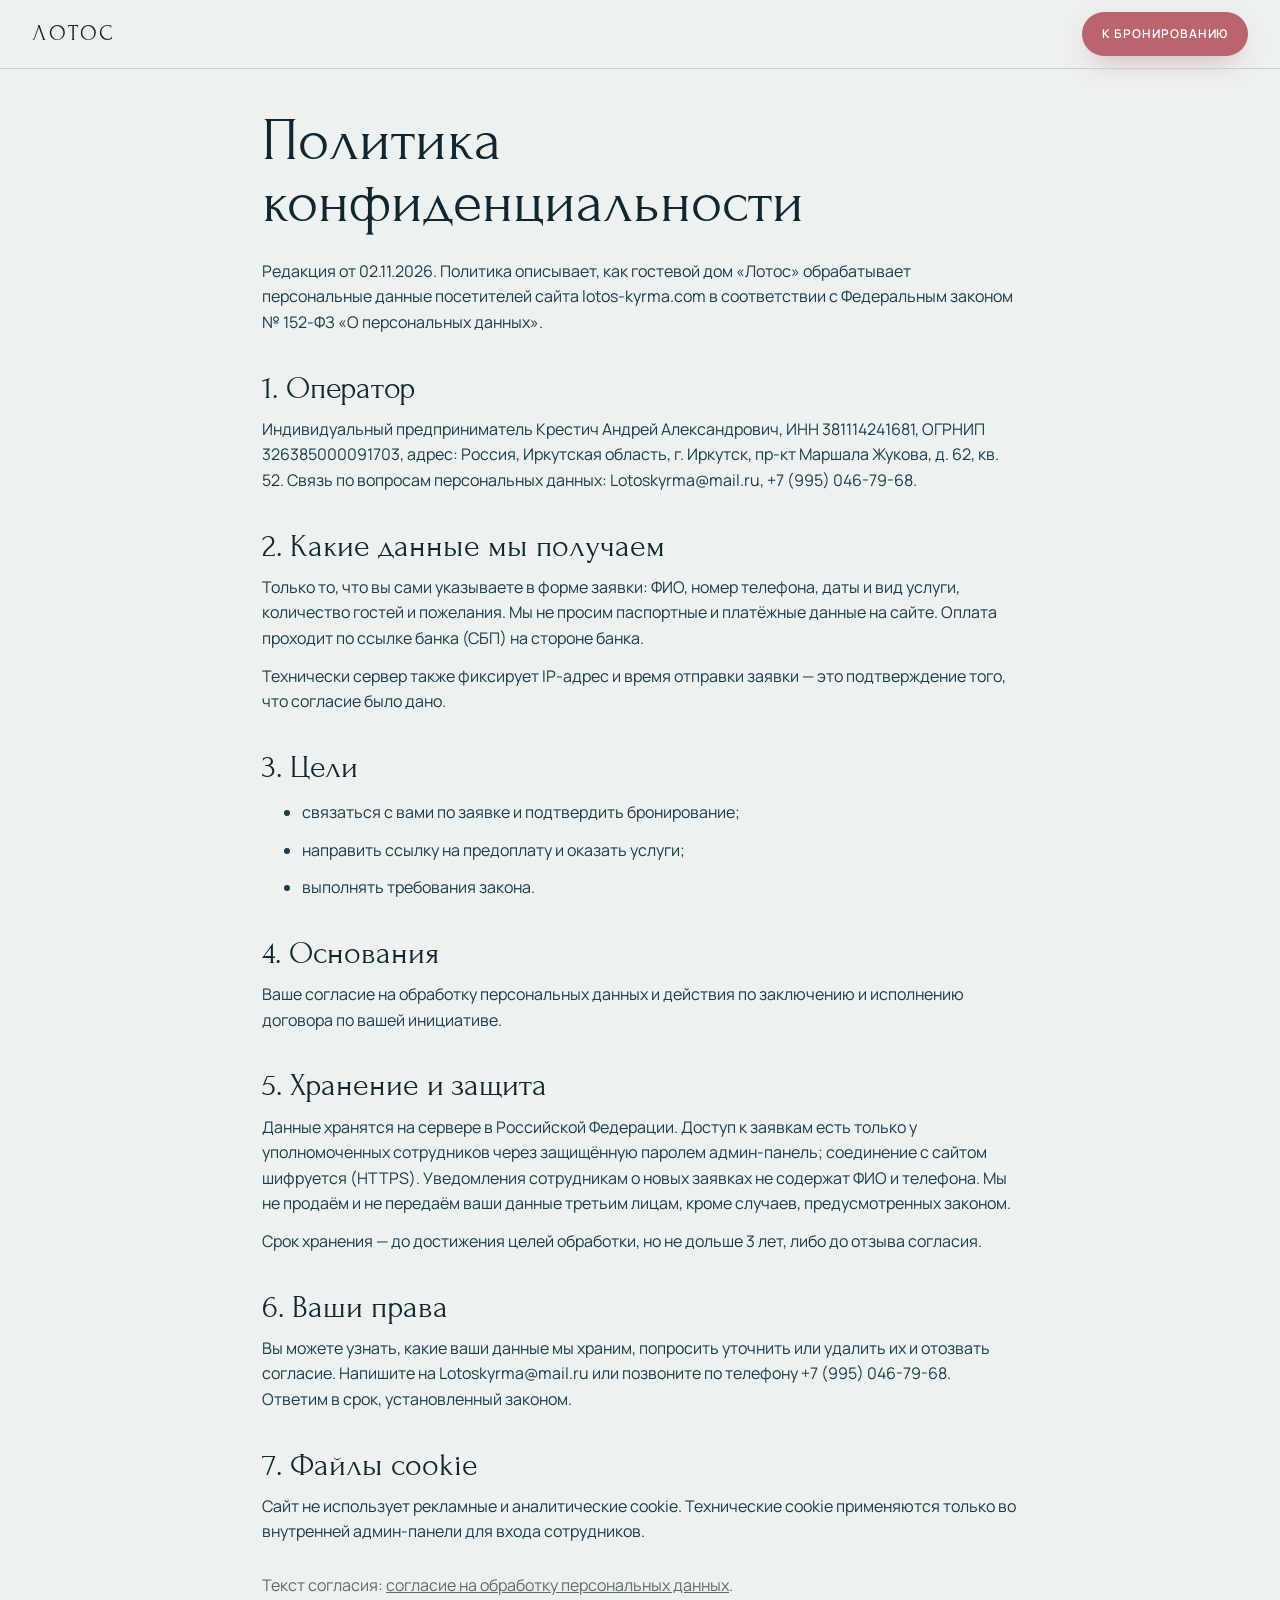
<file: privacy.html>
<!doctype html>
<html lang="ru">
<head>
<meta charset="utf-8">
<meta name="viewport" content="width=device-width,initial-scale=1,viewport-fit=cover">
<title>Политика конфиденциальности — Лотос</title>
<link rel="icon" href="img/favicon.svg" type="image/svg+xml">
<link rel="stylesheet" href="https://fonts.googleapis.com/css2?family=Forum&family=Manrope:wght@400;500;600;700&display=swap">
<link rel="stylesheet" href="css/style.css?v=856a8ad0">
</head>
<body>
<div class="doc__top"><div class="wrap"><a href="index.html" style="text-decoration:none;font-family:var(--f-display);font-size:22px;letter-spacing:.14em">ЛОТОС</a><a class="btn btn--sm" href="index.html#booking">К бронированию</a></div></div>
<main class="doc">
  <h1>Политика конфиденциальности</h1>
  <p>Редакция от 02.11.2026. Политика описывает, как гостевой дом «Лотос» обрабатывает персональные данные посетителей сайта lotos-kyrma.com в соответствии с Федеральным законом № 152-ФЗ «О персональных данных».</p>

  <h2>1. Оператор</h2>
  <p>Индивидуальный предприниматель Крестич Андрей Александрович, ИНН 381114241681, ОГРНИП 326385000091703, адрес: Россия, Иркутская область, г. Иркутск, пр-кт Маршала Жукова, д. 62, кв. 52. Связь по вопросам персональных данных: Lotoskyrma@mail.ru, +7 (995) 046-79-68.</p>

  <h2>2. Какие данные мы получаем</h2>
  <p>Только то, что вы сами указываете в форме заявки: ФИО, номер телефона, даты и вид услуги, количество гостей и пожелания. Мы не просим паспортные и платёжные данные на сайте. Оплата проходит по ссылке банка (СБП) на стороне банка.</p>
  <p>Технически сервер также фиксирует IP-адрес и время отправки заявки — это подтверждение того, что согласие было дано.</p>

  <h2>3. Цели</h2>
  <ul>
    <li>связаться с вами по заявке и подтвердить бронирование;</li>
    <li>направить ссылку на предоплату и оказать услуги;</li>
    <li>выполнять требования закона.</li>
  </ul>

  <h2>4. Основания</h2>
  <p>Ваше согласие на обработку персональных данных и действия по заключению и исполнению договора по вашей инициативе.</p>

  <h2>5. Хранение и защита</h2>
  <p>Данные хранятся на сервере в Российской Федерации. Доступ к заявкам есть только у уполномоченных сотрудников через защищённую паролем админ-панель; соединение с сайтом шифруется (HTTPS). Уведомления сотрудникам о новых заявках не содержат ФИО и телефона. Мы не продаём и не передаём ваши данные третьим лицам, кроме случаев, предусмотренных законом.</p>
  <p>Срок хранения — до достижения целей обработки, но не дольше 3 лет, либо до отзыва согласия.</p>

  <h2>6. Ваши права</h2>
  <p>Вы можете узнать, какие ваши данные мы храним, попросить уточнить или удалить их и отозвать согласие. Напишите на Lotoskyrma@mail.ru или позвоните по телефону +7 (995) 046-79-68. Ответим в срок, установленный законом.</p>

  <h2>7. Файлы cookie</h2>
  <p>Сайт не использует рекламные и аналитические cookie. Технические cookie применяются только во внутренней админ-панели для входа сотрудников.</p>

  <p style="margin-top:28px;color:var(--muted)">Текст согласия: <a href="soglasie.html">согласие на обработку персональных данных</a>.</p>
</main>
</body>
</html>
</file>
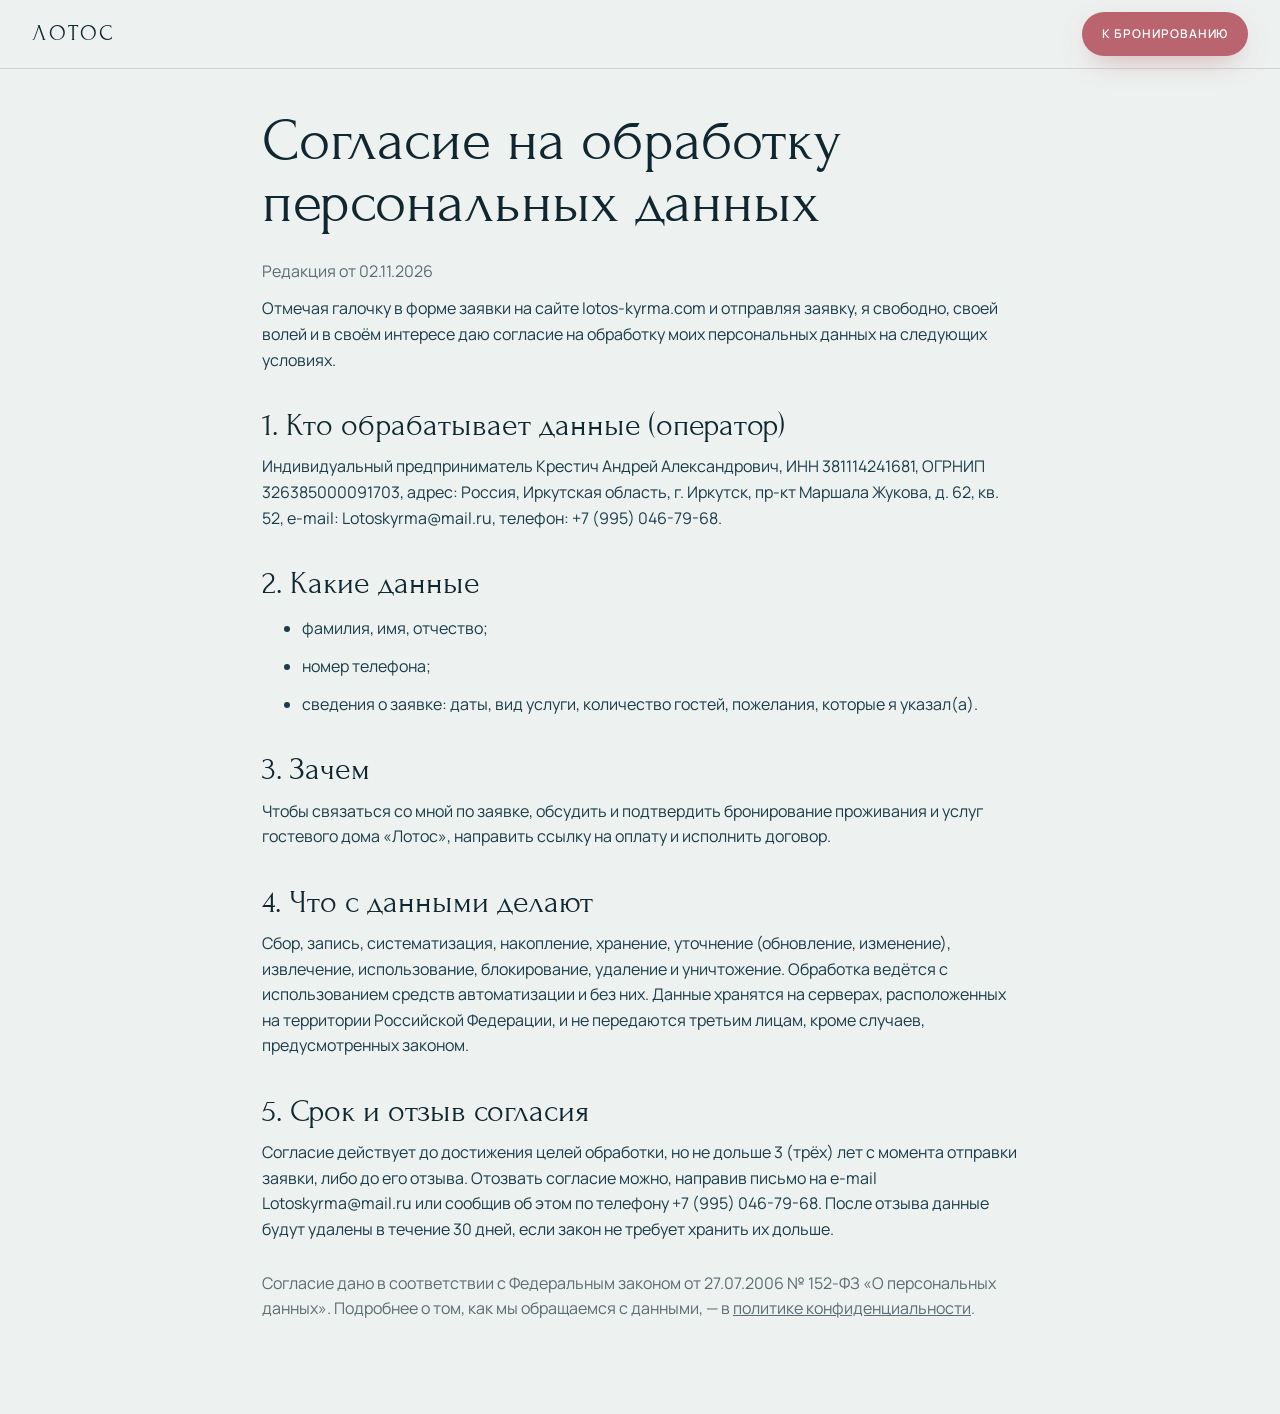
<file: soglasie.html>
<!doctype html>
<html lang="ru">
<head>
<meta charset="utf-8">
<meta name="viewport" content="width=device-width,initial-scale=1,viewport-fit=cover">
<title>Согласие на обработку персональных данных — Лотос</title>
<link rel="icon" href="img/favicon.svg" type="image/svg+xml">
<link rel="stylesheet" href="https://fonts.googleapis.com/css2?family=Forum&family=Manrope:wght@400;500;600;700&display=swap">
<link rel="stylesheet" href="css/style.css?v=856a8ad0">
</head>
<body>
<div class="doc__top"><div class="wrap"><a href="index.html" style="text-decoration:none;font-family:var(--f-display);font-size:22px;letter-spacing:.14em">ЛОТОС</a><a class="btn btn--sm" href="index.html#booking">К бронированию</a></div></div>
<main class="doc">
  <h1>Согласие на обработку персональных данных</h1>
  <p style="color:var(--muted)">Редакция от 02.11.2026</p>
  <p>Отмечая галочку в форме заявки на сайте lotos-kyrma.com и отправляя заявку, я свободно, своей волей и в своём интересе даю согласие на обработку моих персональных данных на следующих условиях.</p>

  <h2>1. Кто обрабатывает данные (оператор)</h2>
  <p>Индивидуальный предприниматель Крестич Андрей Александрович, ИНН 381114241681, ОГРНИП 326385000091703, адрес: Россия, Иркутская область, г. Иркутск, пр-кт Маршала Жукова, д. 62, кв. 52, e-mail: Lotoskyrma@mail.ru, телефон: +7 (995) 046-79-68.</p>

  <h2>2. Какие данные</h2>
  <ul>
    <li>фамилия, имя, отчество;</li>
    <li>номер телефона;</li>
    <li>сведения о заявке: даты, вид услуги, количество гостей, пожелания, которые я указал(а).</li>
  </ul>

  <h2>3. Зачем</h2>
  <p>Чтобы связаться со мной по заявке, обсудить и подтвердить бронирование проживания и услуг гостевого дома «Лотос», направить ссылку на оплату и исполнить договор.</p>

  <h2>4. Что с данными делают</h2>
  <p>Сбор, запись, систематизация, накопление, хранение, уточнение (обновление, изменение), извлечение, использование, блокирование, удаление и уничтожение. Обработка ведётся с использованием средств автоматизации и без них. Данные хранятся на серверах, расположенных на территории Российской Федерации, и не передаются третьим лицам, кроме случаев, предусмотренных законом.</p>

  <h2>5. Срок и отзыв согласия</h2>
  <p>Согласие действует до достижения целей обработки, но не дольше 3 (трёх) лет с момента отправки заявки, либо до его отзыва. Отозвать согласие можно, направив письмо на e-mail Lotoskyrma@mail.ru или сообщив об этом по телефону +7 (995) 046-79-68. После отзыва данные будут удалены в течение 30 дней, если закон не требует хранить их дольше.</p>

  <p style="margin-top:28px;color:var(--muted)">Согласие дано в соответствии с Федеральным законом от 27.07.2006 № 152-ФЗ «О персональных данных». Подробнее о том, как мы обращаемся с данными, — в <a href="privacy.html">политике конфиденциальности</a>.</p>
</main>
</body>
</html>
</file>
<file: css/style.css>
/* =========================================================
   Гостевой дом «Лотос», д. Курма — стили сайта
   Сетка: фото-полосы во всю ширину чередуются со спокойными
   текстовыми секциями; номера, туры и места — горизонтальные ленты
   ========================================================= */
:root{
  --bg:#EDF1F0;          /* холодная бумага, оттенок байкальского льда */
  --bg-2:#E1E8E7;
  --card:#F6F8F7;
  --ink:#10272F;         /* глубокая байкальская вода */
  --ink-2:#1B3C48;
  --ink-3:#24505F;
  --muted:#5B6D72;
  --stone:#A3968A;       /* курминская галька */
  --lotus:#B9646E;       /* лотос — единственный тёплый акцент */
  --lotus-2:#A4545E;
  --lotus-soft:rgba(185,100,110,.14);
  --ice:#CFE3E8;
  --line:rgba(16,39,47,.14);
  --on-dark:#EEF3F2;
  --on-dark-muted:rgba(238,243,242,.72);
  --line-dark:rgba(238,243,242,.16);
  --ok:#3E8A6B; --warn:#C08A2E; --err:#B5484F;
  --f-display:"Forum","Cormorant Garamond",Georgia,"Times New Roman",serif;
  --f-body:"Manrope",system-ui,-apple-system,"Segoe UI",Roboto,Arial,sans-serif;
  --gutter-l:max(16px, env(safe-area-inset-left, 0px));
  --gutter-r:max(16px, env(safe-area-inset-right, 0px));
  --max:1320px;
  --ease:cubic-bezier(.2,.7,.1,1);
  --ease-io:cubic-bezier(.7,0,.2,1);
  color-scheme:light;
}
@media (min-width:720px){:root{--gutter-l:max(32px, env(safe-area-inset-left, 0px));--gutter-r:max(32px, env(safe-area-inset-right, 0px))}}

*,*::before,*::after{box-sizing:border-box}
[hidden]{display:none!important}
html{scroll-behavior:smooth;-webkit-text-size-adjust:100%}
body{margin:0;background:var(--bg);color:var(--ink);font-family:var(--f-body);font-size:16px;line-height:1.6;-webkit-font-smoothing:antialiased;overflow-x:hidden}
body::before{content:"";position:fixed;inset:0 0 auto;height:env(safe-area-inset-top,0px);z-index:60;background:var(--ink)}
img,video{max-width:100%;display:block}
a{color:inherit}
button{font:inherit;color:inherit;cursor:pointer;-webkit-tap-highlight-color:transparent}
:focus-visible{outline:2px solid var(--lotus);outline-offset:3px}
::selection{background:var(--lotus);color:#fff}
h1,h2,h3{font-family:var(--f-display);font-weight:400;line-height:1.04;margin:0;text-wrap:balance}
p{margin:0}
.wrap{max-width:var(--max);margin:0 auto;padding-left:var(--gutter-l);padding-right:var(--gutter-r)}
.eyebrow{display:inline-flex;align-items:center;gap:10px;font-size:12px;letter-spacing:.18em;text-transform:uppercase;font-weight:600;color:var(--muted)}
.eyebrow::before{content:"";width:22px;height:1px;background:currentColor;opacity:.6}
.lead{font-size:clamp(16px,1.4vw,19px);max-width:62ch;color:var(--ink-2)}
.nowrap{white-space:nowrap}

/* ---------- Прелоадер ---------- */
.preloader{position:fixed;inset:0;z-index:100;background:var(--ink);color:var(--on-dark);display:grid;place-items:center;animation:preOut .9s var(--ease-io) 1.7s forwards}
.preloader__in{display:grid;justify-items:center;gap:18px}
.preloader svg{width:84px;height:84px;color:var(--lotus)}
.preloader svg path{stroke-dasharray:160;stroke-dashoffset:160;animation:draw 1.4s var(--ease) forwards}
.preloader svg path:nth-child(2){animation-delay:.15s}.preloader svg path:nth-child(3){animation-delay:.3s}.preloader svg path:nth-child(4){animation-delay:.45s}
.preloader b{font-family:var(--f-display);font-weight:400;font-size:30px;letter-spacing:.5em;padding-left:.5em;opacity:0;animation:fadeUp .9s var(--ease) .5s forwards}
.preloader small{font-size:11px;letter-spacing:.3em;text-transform:uppercase;color:var(--on-dark-muted);opacity:0;animation:fadeUp .9s var(--ease) .7s forwards}
.preloader.is-done{animation:preOut .9s var(--ease-io) forwards}
.no-preload .preloader{display:none}
@keyframes draw{to{stroke-dashoffset:0}}
@keyframes preOut{to{transform:translateY(-100%);visibility:hidden}}

/* ---------- Полоса прокрутки ---------- */
.progress-top{position:fixed;top:env(safe-area-inset-top,0px);left:0;height:2px;width:100%;z-index:55;background:var(--lotus);transform:scaleX(0);transform-origin:left;pointer-events:none}

/* ---------- Кнопки ---------- */
.btn{position:relative;overflow:hidden;isolation:isolate;display:inline-flex;align-items:center;justify-content:center;gap:12px;border:0;border-radius:999px;padding:16px 28px;min-height:50px;font-weight:600;font-size:14px;letter-spacing:.08em;text-transform:uppercase;text-decoration:none;background:var(--lotus);color:#fff;transition:background .35s,color .35s,box-shadow .35s,transform .35s var(--ease);will-change:transform;box-shadow:0 10px 30px -12px rgba(185,100,110,.7)}
.btn::before{content:"";position:absolute;inset:0;z-index:-1;background:var(--ink);border-radius:inherit;transform:translateY(101%);transition:transform .5s var(--ease)}
.btn::after{content:"";position:absolute;top:0;bottom:0;left:-60%;width:40%;z-index:1;background:linear-gradient(100deg,transparent,rgba(255,255,255,.35),transparent);transform:skewX(-20deg);animation:shine 5s 3s infinite}
.btn svg{width:18px;height:18px;flex:none;transition:transform .4s var(--ease)}
@media (hover:hover){.btn:hover::before{transform:none}.btn:hover svg{transform:translateX(5px)}}
.btn--ghost{background:transparent;color:var(--ink);box-shadow:inset 0 0 0 1px var(--line)}
.btn--ghost::after{display:none}
@media (hover:hover){.btn--ghost:hover{color:var(--on-dark)}}
.btn--light{background:var(--on-dark);color:var(--ink);box-shadow:0 10px 30px -12px rgba(0,0,0,.4)}
.btn--light::before{background:var(--lotus)}
@media (hover:hover){.btn--light:hover{color:#fff}}
.btn--sm{padding:11px 20px;min-height:44px;font-size:12px}
.btn[disabled]{opacity:.45;cursor:not-allowed;box-shadow:none}
.btn[disabled]::after{display:none}
.btn .ripple{position:absolute;border-radius:50%;background:rgba(255,255,255,.45);transform:scale(0);animation:ripple .7s var(--ease) forwards;pointer-events:none;z-index:2}
@keyframes ripple{to{transform:scale(1);opacity:0}}
@keyframes shine{0%{left:-60%}18%,100%{left:130%}}
.link-arrow{display:inline-flex;align-items:center;gap:10px;font-weight:600;font-size:14px;letter-spacing:.06em;text-transform:uppercase;text-decoration:none;border:0;background:none;padding:0 0 4px;min-height:32px;position:relative}
.link-arrow::after{content:"";position:absolute;left:0;right:0;bottom:0;height:1px;background:currentColor;transform-origin:right;transition:transform .5s var(--ease)}
@media (hover:hover){.link-arrow:hover::after{transform:scaleX(0)}.link-arrow:hover svg{transform:translateX(6px)}}
.link-arrow svg{width:18px;height:18px;transition:transform .4s var(--ease)}

/* ---------- Шапка ---------- */
.hdr{position:fixed;top:env(safe-area-inset-top,0px);left:0;right:0;z-index:50;transition:background .4s,color .4s,box-shadow .4s,transform .5s var(--ease);color:var(--on-dark)}
.hdr__in{display:grid;grid-template-columns:1fr auto 1fr;align-items:center;gap:12px;padding-block:18px;transition:padding .4s}
.hdr.is-solid{background:rgba(237,241,240,.9);backdrop-filter:blur(14px);-webkit-backdrop-filter:blur(14px);color:var(--ink);box-shadow:0 1px 0 var(--line)}
.hdr.is-solid .hdr__in{padding-block:10px}
.hdr.is-hidden{transform:translateY(-110%)}
.burger{display:inline-flex;align-items:center;gap:14px;background:none;border:0;padding:10px 0;min-height:44px;font-size:13px;font-weight:600;letter-spacing:.16em;text-transform:uppercase;justify-self:start}
.burger i{display:grid;gap:6px;width:28px}
.burger i::before,.burger i::after{content:"";height:1.5px;background:currentColor;transition:width .4s var(--ease)}
.burger i::after{width:18px}
@media (hover:hover){.burger:hover i::after{width:28px}}
.logo{display:flex;align-items:center;gap:12px;text-decoration:none;justify-self:center}
.logo svg{width:34px;height:34px;flex:none;transition:transform .8s var(--ease)}
@media (hover:hover){.logo:hover svg{transform:rotate(360deg)}}
.logo b{display:block;font-family:var(--f-display);font-weight:400;font-size:26px;letter-spacing:.14em;line-height:1}
.logo small{display:block;font-size:10px;letter-spacing:.24em;text-transform:uppercase;opacity:.75;margin-top:4px}
.hdr__right{justify-self:end;display:flex;align-items:center;gap:22px}
.hdr__phone{font-weight:600;font-size:14px;text-decoration:none;letter-spacing:.02em;white-space:nowrap}
@media (max-width:1060px){.hdr__phone{display:none}}
@media (max-width:720px){
  .burger span,.hdr__right .btn,.logo small{display:none}
  .hdr__in{grid-template-columns:44px 1fr 44px;padding-block:12px}
  .logo b{font-size:22px}
  .logo svg{width:28px;height:28px}
  .hdr__right{gap:0}
  .hdr__call{display:grid!important}
}
.hdr__call{display:none;place-items:center;width:44px;height:44px;border-radius:50%;color:inherit}
.hdr__call svg{width:20px;height:20px}

/* ---------- Меню ---------- */
.menu{position:fixed;inset:0;z-index:70;background:var(--ink);color:var(--on-dark);display:grid;grid-template-columns:1.2fr 1fr;clip-path:circle(0% at 40px 40px);transition:clip-path .9s var(--ease-io),visibility 0s .9s;visibility:hidden}
.menu.is-open{clip-path:circle(150% at 40px 40px);visibility:visible;transition:clip-path .9s var(--ease-io)}
.menu__nav{padding-top:calc(env(safe-area-inset-top,0px) + 96px);padding-bottom:calc(env(safe-area-inset-bottom,0px) + 32px);padding-left:max(24px,env(safe-area-inset-left,0px),6vw);padding-right:var(--gutter-r);display:flex;flex-direction:column;justify-content:space-between;gap:32px;overflow:auto;overscroll-behavior:contain}
.menu__nav ul{list-style:none;margin:0;padding:0;display:grid;gap:0}
.menu__nav a{font-family:var(--f-display);font-size:clamp(30px,4.6vw,58px);text-decoration:none;line-height:1.2;display:inline-flex;align-items:baseline;gap:16px;padding-block:4px;opacity:0;transform:translateY(40px) rotate(2deg);transform-origin:left;transition:opacity .7s,transform .8s var(--ease),color .3s}
.menu__nav a small{font-family:var(--f-body);font-size:12px;letter-spacing:.14em;color:var(--stone)}
@media (hover:hover){.menu__nav a:hover{color:var(--lotus);transform:translateX(12px)}}
.menu.is-open .menu__nav a{opacity:1;transform:none}
.menu__meta{display:flex;flex-wrap:wrap;gap:20px 48px;font-size:14px;color:var(--on-dark-muted)}
.menu__meta strong{display:block;color:var(--on-dark);font-weight:600;font-size:17px}
.menu__meta a{text-decoration:none}
.menu__pic{position:relative;overflow:hidden}
.menu__pic img{width:100%;height:100%;object-fit:cover;transform:scale(1.2);transition:transform 1.8s var(--ease)}
.menu.is-open .menu__pic img{transform:scale(1)}
.menu__close{position:absolute;top:calc(env(safe-area-inset-top,0px) + 18px);left:max(24px,env(safe-area-inset-left,0px),6vw);z-index:2;background:none;border:0;color:var(--on-dark);display:flex;align-items:center;gap:14px;font-size:13px;font-weight:600;letter-spacing:.16em;text-transform:uppercase;padding:8px 0;min-height:44px}
.menu__close i{position:relative;width:28px;height:28px;transition:transform .5s var(--ease)}
@media (hover:hover){.menu__close:hover i{transform:rotate(90deg)}}
.menu__close i::before,.menu__close i::after{content:"";position:absolute;left:0;right:0;top:50%;height:1.5px;background:currentColor;transform:rotate(45deg)}
.menu__close i::after{transform:rotate(-45deg)}
@media (max-width:860px){.menu{grid-template-columns:1fr}.menu__pic{display:none}}

/* ---------- Первый экран: текст + арка со слайдами ---------- */
.hero{position:relative;min-height:min(100vh,980px);display:flex;align-items:center;color:var(--on-dark);overflow:hidden;background:var(--ink)}
.hero__glow{position:absolute;inset:0;pointer-events:none;background:
  radial-gradient(60% 70% at 78% 40%,rgba(207,227,232,.16),transparent 70%),
  radial-gradient(45% 55% at 10% 100%,rgba(185,100,110,.22),transparent 70%),
  radial-gradient(40% 40% at 30% 0%,rgba(36,80,95,.9),transparent 70%)}
.hero__glow::after{content:"";position:absolute;inset:0;opacity:.5;background-image:radial-gradient(rgba(238,243,242,.07) 1px,transparent 1px);background-size:22px 22px;mask-image:linear-gradient(90deg,#000,transparent 70%);-webkit-mask-image:linear-gradient(90deg,#000,transparent 70%)}
.hero__grid{position:relative;width:100%;display:grid;grid-template-columns:minmax(0,1.15fr) minmax(0,.85fr);gap:clamp(32px,5vw,90px);align-items:center;padding-block:130px 90px}
.hero__text{display:grid;gap:24px;justify-items:start}
.hero__eyebrow{color:var(--stone);animation:fadeUp 1s .1s var(--ease) both}
.hero h1{font-size:clamp(42px,6.4vw,108px);letter-spacing:-.01em}
.hero h1 .ln{display:block;overflow:hidden;padding-bottom:.06em}
.hero h1 .ln>span{display:inline-block;white-space:nowrap;animation:rise 1.3s var(--ease) both}
.hero h1 .ln:nth-child(2)>span{animation-delay:.12s}
.hero h1 .ln:nth-child(3)>span{animation-delay:.24s}
.hero h1 em{font-style:normal;color:var(--ice)}
.hero__lead{font-size:clamp(16px,1.3vw,19px);max-width:46ch;color:var(--on-dark-muted);animation:fadeUp 1.2s .45s var(--ease) both}
.hero__tags{display:flex;flex-wrap:wrap;gap:8px;animation:fadeUp 1.2s .55s var(--ease) both}
.hero__tags span{font-size:12px;letter-spacing:.06em;padding:7px 13px;border-radius:999px;border:1px solid rgba(238,243,242,.25);color:var(--on-dark)}
.hero__actions{display:flex;flex-wrap:wrap;gap:12px;animation:fadeUp 1.2s .65s var(--ease) both}
.hero__visual{position:relative;justify-self:center;width:min(100%,520px);animation:archIn 1.6s .2s var(--ease) both}
.hero__frame{position:relative;aspect-ratio:4/5;max-height:calc(100vh - 220px);margin-inline:auto;border-radius:999px 999px 28px 28px;overflow:hidden;background:var(--ink-2);box-shadow:0 60px 120px -40px rgba(0,0,0,.7);transform:translateZ(0)}
.hero__arch-line{position:absolute;inset:-16px -16px 16px 16px;border:1px solid rgba(238,243,242,.22);border-radius:999px 999px 34px 34px;pointer-events:none}
.hero__slide{position:absolute;inset:0;opacity:0;transition:opacity 1.4s var(--ease-io)}
.hero__slide.is-on{opacity:1}
.hero__slide img{width:100%;height:100%;object-fit:cover;transform:scale(1.1);transition:transform 8s linear}
.hero__slide.is-on img{transform:none}
.hero__card{position:absolute;left:-36px;bottom:36px;z-index:2;display:grid;gap:12px;padding:16px 18px;border-radius:18px;background:rgba(16,39,47,.62);backdrop-filter:blur(14px);-webkit-backdrop-filter:blur(14px);border:1px solid rgba(238,243,242,.14);box-shadow:0 20px 50px -20px rgba(0,0,0,.6);min-width:220px}
.hero__caption{font-size:11px;letter-spacing:.16em;text-transform:uppercase;color:var(--on-dark-muted)}
.hero__caption b{display:block;font-family:var(--f-display);font-size:24px;letter-spacing:.01em;text-transform:none;font-weight:400;color:var(--on-dark);line-height:1.15;margin-top:2px;animation:fadeIn .6s both}
.hero__dots{display:flex;gap:8px}
.hero__dot{background:none;border:0;padding:10px 0 6px;width:44px;position:relative;color:var(--on-dark-muted);font-size:10px;letter-spacing:.12em;text-align:left}
.hero__dot::before,.hero__dot::after{content:"";position:absolute;left:0;bottom:2px;height:2px;width:100%;background:rgba(238,243,242,.22)}
.hero__dot::after{background:var(--lotus);transform:scaleX(0);transform-origin:left}
.hero__dot.is-on{color:var(--on-dark)}
.hero__dot.is-on::after{animation:dotfill var(--dur,7s) linear forwards}
@keyframes dotfill{to{transform:none}}
@keyframes archIn{from{opacity:0;transform:translateY(40px);clip-path:inset(100% 0 0 0 round 300px 300px 0 0)}to{opacity:1;transform:none;clip-path:inset(-60px -60px -60px -60px round 0)}}
.js-preload .hero h1 .ln>span{animation-delay:1.95s}
.js-preload .hero h1 .ln:nth-child(2)>span{animation-delay:2.07s}
.js-preload .hero h1 .ln:nth-child(3)>span{animation-delay:2.19s}
.js-preload .hero__eyebrow{animation-delay:1.9s}
.js-preload .hero__lead,.js-preload .hero__tags,.js-preload .hero__actions{animation-delay:2.4s}
.js-preload .hero__visual{animation-delay:1.8s}
.scroll-cue{position:absolute;left:50%;bottom:calc(22px + env(safe-area-inset-bottom,0px));transform:translateX(-50%);display:flex;align-items:center;gap:12px;font-size:11px;letter-spacing:.16em;text-transform:uppercase;color:var(--on-dark-muted);text-decoration:none}
.scroll-cue i{width:1px;height:34px;background:rgba(238,243,242,.35);position:relative;overflow:hidden}
.scroll-cue i::after{content:"";position:absolute;left:0;top:-40%;width:1px;height:40%;background:var(--on-dark);animation:drip 2s infinite var(--ease)}
@media (max-width:820px){
  .hero{min-height:0;display:block}
  .hero__grid{grid-template-columns:1fr;padding-block:88px 56px;gap:30px}
  .hero__visual{order:-1;width:min(100%,440px)}
  .hero__frame{aspect-ratio:1/1.05;max-height:none;border-radius:999px 999px 22px 22px}
  .hero__arch-line{inset:-10px -10px 10px 10px}
  .hero__card{left:12px;bottom:12px;min-width:0;padding:12px 14px}
  .hero__caption b{font-size:20px}
  .hero__actions{width:100%}
  .hero__actions .btn{flex:1 1 auto}
  .scroll-cue{display:none}
}
@keyframes rise{from{transform:translateY(105%)}to{transform:none}}
@keyframes fadeUp{from{opacity:0;transform:translateY(24px)}to{opacity:1;transform:none}}
@keyframes fadeIn{from{opacity:0}}
@keyframes drip{to{top:110%}}

/* ---------- Секции ---------- */
.sec{padding-block:clamp(72px,10vw,140px);position:relative}
.sec--dark{background:var(--ink);color:var(--on-dark)}
.sec--dark .eyebrow{color:var(--stone)}
.sec--dark .lead{color:var(--on-dark-muted)}
.sec__head{display:flex;flex-wrap:wrap;justify-content:space-between;align-items:end;gap:20px 40px;margin-bottom:clamp(32px,5vw,64px)}
.sec__head h2{font-size:clamp(40px,5.8vw,88px)}
.sec__head .eyebrow{margin-bottom:16px}
/* слова заголовков выезжают снизу */
.split-w{display:inline-block;overflow:hidden;vertical-align:top;padding-bottom:.08em;margin-bottom:-.08em}
.split-w>span{display:inline-block;transition:transform 1.1s var(--ease);transition-delay:calc(var(--i) * 60ms)}
.split-pre .split-w>span{transform:translateY(110%)}

/* ---------- О доме ---------- */
.manifest{display:grid;gap:clamp(36px,6vw,80px)}
.manifest__big{font-family:var(--f-display);font-size:clamp(30px,4.8vw,72px);line-height:1.1;max-width:20ch;text-wrap:balance}
.manifest__big em{font-style:normal;color:var(--lotus)}
.lotus-mark{width:56px;height:56px;color:var(--lotus)}
.lotus-mark path{stroke-dasharray:160;stroke-dashoffset:0;transition:stroke-dashoffset 2s var(--ease)}
.pre .lotus-mark path{stroke-dashoffset:160}
.about{display:grid;grid-template-columns:1fr 1fr;gap:clamp(32px,5vw,80px);align-items:start}
.about__media{position:relative;display:grid;grid-template-columns:1fr .7fr;gap:12px;align-items:end}
.ph{position:relative;overflow:hidden;background:var(--bg-2)}
.ph img{width:100%;height:100%;object-fit:cover}
.ph--para img{will-change:transform}
.about__media .ph:first-child{aspect-ratio:4/5}
.about__media .ph:last-child{aspect-ratio:3/4;margin-bottom:-48px}
.about__badge{position:absolute;left:-18px;top:28px;z-index:2;width:118px;height:118px;border-radius:50%;background:var(--lotus);color:#fff;display:grid;place-items:center;text-align:center;font-size:11px;letter-spacing:.12em;text-transform:uppercase;line-height:1.3;font-weight:700;animation:spin 22s linear infinite;box-shadow:0 20px 40px -18px rgba(185,100,110,.8)}
.about__badge svg{position:absolute;inset:0;width:100%;height:100%}
.about__badge text{fill:#fff;font-size:10.5px;letter-spacing:2.6px;font-weight:700}
.about__badge b{font-family:var(--f-display);font-size:30px;font-weight:400;animation:spin 22s linear infinite reverse;display:block}
@keyframes spin{to{transform:rotate(360deg)}}
@media (max-width:860px){.about__badge{left:auto;right:8px;top:-34px;width:96px;height:96px}.about__badge b{font-size:24px}}
.tabs{display:flex;gap:24px;border-bottom:1px solid var(--line);margin-bottom:24px;overflow-x:auto;scrollbar-width:none}
.tabs::-webkit-scrollbar{display:none}
.tab{background:none;border:0;padding:0 0 14px;font-family:var(--f-display);font-size:clamp(23px,2.4vw,34px);color:var(--muted);position:relative;white-space:nowrap}
.tab::after{content:"";position:absolute;left:0;right:0;bottom:0;height:2px;background:var(--lotus);transform:scaleX(0);transform-origin:left;transition:transform .5s var(--ease)}
.tab[aria-selected="true"]{color:var(--ink)}
.tab[aria-selected="true"]::after{transform:scaleX(1)}
.panel{display:grid;gap:18px;animation:fadeUp .7s var(--ease) both}
.panel p{max-width:58ch;color:var(--ink-2)}
.facts{display:grid;grid-template-columns:repeat(3,1fr);gap:16px;margin-top:16px;padding-top:24px;border-top:1px solid var(--line)}
.facts b{display:block;font-family:var(--f-display);font-size:clamp(22px,2.2vw,32px);font-weight:400;line-height:1.05;margin-bottom:6px}
.facts span{font-size:13px;color:var(--muted);line-height:1.4;display:block}
@media (max-width:860px){.about{grid-template-columns:1fr}.about__media .ph:last-child{margin-bottom:0}}
@media (max-width:480px){.facts{grid-template-columns:1fr 1fr}.facts div:last-child{grid-column:1/-1}}

/* ---------- Бегущая строка ---------- */
.marquee{overflow:hidden;border-block:1px solid var(--line);padding-block:20px;background:var(--bg)}
.marquee__track{display:flex;width:max-content;animation:marq 40s linear infinite;will-change:transform}
.js-marquee .marquee__track{animation:none}
.marquee__track span{font-family:var(--f-display);font-size:clamp(26px,3.6vw,52px);white-space:nowrap;padding-right:44px;display:inline-flex;align-items:center;gap:44px;color:var(--ink-2)}
.marquee__track span:nth-child(even){color:transparent;-webkit-text-stroke:1px var(--ink-2)}
.marquee__track span::after{content:"";width:9px;height:9px;border-radius:50%;background:var(--lotus)}
@keyframes marq{to{transform:translateX(-50%)}}

/* ---------- Ленты-слайдеры ---------- */
.rail{display:flex;gap:16px;overflow-x:auto;scroll-snap-type:x mandatory;scrollbar-width:none;padding-left:var(--gutter-l);padding-right:var(--gutter-r);scroll-padding-left:var(--gutter-l);-webkit-overflow-scrolling:touch;overscroll-behavior-x:contain}
@media (min-width:720px){.rail{gap:22px}}
@media (pointer:fine){.rail{cursor:grab}}
@media (min-width:1384px){.rail{padding-left:calc((100vw - var(--max)) / 2 + 32px);scroll-padding-left:calc((100vw - var(--max)) / 2 + 32px)}}
.rail::-webkit-scrollbar{display:none}
.rail::after{content:"";flex:0 0 1px}
.rail.is-drag{cursor:grabbing;scroll-snap-type:none}
.rail.is-drag *{pointer-events:none}
.rail__ctrl{display:flex;align-items:center;gap:12px}
.rail__btn{width:54px;height:54px;border-radius:50%;border:1px solid var(--line);background:transparent;display:grid;place-items:center;transition:background .3s,color .3s,border-color .3s,transform .35s var(--ease)}
@media (hover:hover){.rail__btn:hover{background:var(--ink);color:var(--on-dark);border-color:var(--ink)}}
.sec--dark .rail__btn{border-color:var(--line-dark)}
@media (hover:hover){.sec--dark .rail__btn:hover{background:var(--on-dark);color:var(--ink)}}
.rail__btn svg{width:20px;height:20px}
.rail__count{font-size:13px;letter-spacing:.12em;font-variant-numeric:tabular-nums;min-width:64px;text-align:center;color:var(--muted)}
.progress{height:1px;background:var(--line);margin-top:32px;position:relative;overflow:hidden}
.sec--dark .progress{background:var(--line-dark)}
.progress i{position:absolute;left:0;top:0;height:100%;min-height:2px;background:var(--lotus);width:20%;transition:transform .2s linear}
@media (max-width:720px){.rail__ctrl .rail__btn,.rail__count{display:none}.progress{margin-top:24px;height:2px}}

/* ---------- Номера ---------- */
.room{flex:0 0 clamp(272px,31vw,420px);scroll-snap-align:start;display:grid;gap:14px;align-content:start}
@media (max-width:720px){.room{flex-basis:80vw}}
.room .ph{aspect-ratio:4/5;cursor:pointer;transform-style:preserve-3d;transition:transform .6s var(--ease),box-shadow .6s var(--ease)}
.room .ph img,.act .ph img,.place .ph img,.mosaic .ph img{transition:transform 1.4s var(--ease),filter .6s}
@media (hover:hover){.room:hover .ph img,.act:hover .ph img,.place:hover .ph img,.mosaic .ph:hover img{transform:scale(1.06)}.room:hover .ph{box-shadow:0 30px 60px -30px rgba(16,39,47,.5)}}
.room__top{display:flex;justify-content:space-between;align-items:baseline;gap:16px}
.room h3{font-size:clamp(28px,2.4vw,36px)}
.room__price{font-size:14px;color:var(--ink-2);white-space:nowrap;font-weight:600}
.room__price small{font-weight:400;color:var(--muted)}
.room__specs{display:flex;flex-wrap:wrap;gap:6px}
.chip{font-size:12px;padding:6px 11px;border-radius:999px;border:1px solid var(--line);color:var(--ink-2)}
.room p{color:var(--muted);font-size:15px}
.room__foot{display:flex;flex-wrap:wrap;gap:12px 20px;align-items:center}
.ph__tag{position:absolute;left:12px;top:12px;z-index:2;background:rgba(237,241,240,.92);backdrop-filter:blur(6px);color:var(--ink);font-size:11px;font-weight:700;letter-spacing:.1em;text-transform:uppercase;padding:7px 12px;border-radius:999px}
.ph__shine{position:absolute;inset:0;pointer-events:none;background:radial-gradient(circle at var(--mx,50%) var(--my,50%),rgba(255,255,255,.28),transparent 45%);opacity:0;transition:opacity .4s;z-index:1}
@media (hover:hover){.room:hover .ph__shine{opacity:1}}

/* ---------- Цены на номера ---------- */
.prices{margin-top:clamp(48px,7vw,96px);display:grid;grid-template-columns:1fr 2fr;gap:clamp(24px,4vw,64px);align-items:start}
.prices__intro{display:grid;gap:14px}
.prices__intro h3{font-size:clamp(32px,3.4vw,48px)}
.prices__intro p{color:var(--muted)}
.prices__grid{display:grid;grid-template-columns:repeat(auto-fit,minmax(190px,1fr));gap:14px}
.price-card{position:relative;padding:26px 22px 24px;background:var(--card);border:1px solid var(--line);display:grid;gap:10px;align-content:start;overflow:hidden;transition:transform .5s var(--ease),box-shadow .5s var(--ease),border-color .5s}
.price-card::before{content:"";position:absolute;left:0;top:0;height:3px;width:100%;background:var(--lotus);transform:scaleX(0);transform-origin:left;transition:transform .7s var(--ease)}
@media (hover:hover){.price-card:hover{transform:translateY(-6px);box-shadow:0 30px 50px -30px rgba(16,39,47,.35)}.price-card:hover::before{transform:none}}
.price-card.is-now::before{transform:none}
.price-card__when{font-size:12px;letter-spacing:.12em;text-transform:uppercase;color:var(--muted);font-weight:600}
.price-card__sum{font-family:var(--f-display);font-size:clamp(38px,3.6vw,52px);line-height:1;font-variant-numeric:tabular-nums;white-space:nowrap}
.price-card__sum small{font-family:var(--f-body);font-size:14px;color:var(--muted);margin-left:4px}
.price-card__label{font-weight:600}
.price-card__now{position:absolute;right:14px;top:14px;font-size:10px;font-weight:700;letter-spacing:.14em;text-transform:uppercase;color:var(--lotus);display:none}
.price-card.is-now .price-card__now{display:block}
.prices__note{grid-column:1/-1;font-size:13px;color:var(--muted)}
@media (max-width:960px){.prices{grid-template-columns:1fr}}


/* ---------- Удобства ---------- */
.comforts-wrap{display:grid;grid-template-columns:minmax(0,1fr) minmax(0,1.6fr);gap:clamp(20px,3vw,40px);margin-top:clamp(48px,7vw,96px);align-items:stretch}
.comforts-wrap .ph{min-height:320px}
.comforts-wrap .ph figcaption{position:absolute;left:0;right:0;bottom:0;padding:22px;color:var(--on-dark);background:linear-gradient(transparent,rgba(16,39,47,.85));display:grid;gap:4px}
.comforts-wrap .ph figcaption b{font-family:var(--f-display);font-weight:400;font-size:28px;line-height:1.1}
.comforts{display:grid;grid-template-columns:repeat(4,1fr);gap:1px;background:var(--line);border-block:1px solid var(--line)}
.comforts div{background:var(--bg);padding:24px 20px;display:grid;gap:8px;align-content:start;transition:background .4s}
@media (hover:hover){.comforts div:hover{background:var(--card)}.comforts div:hover svg{transform:translateY(-4px) rotate(-6deg)}}
.comforts svg{width:30px;height:30px;color:var(--lotus);transition:transform .5s var(--ease)}
.comforts b{font-weight:600;line-height:1.3}
.comforts span{font-size:14px;color:var(--muted);line-height:1.45}
@media (max-width:1100px){.comforts{grid-template-columns:1fr 1fr}}
@media (max-width:860px){.comforts-wrap{grid-template-columns:1fr}.comforts-wrap .ph{aspect-ratio:4/3;min-height:0}}
@media (max-width:420px){.comforts div{padding:18px 14px}.comforts b{font-size:15px}.comforts span{font-size:13px}}

/* ---------- Полоса «медиа + текст» (баня) ---------- */
.feature{display:grid;grid-template-columns:minmax(0,1.05fr) minmax(0,1fr);gap:clamp(32px,6vw,96px);align-items:center}
.feature__media{position:relative;display:grid;grid-template-columns:minmax(0,1fr) minmax(0,.62fr);gap:14px;align-items:end}
.feature__stack{display:grid;gap:14px}
.feature__stack .ph{aspect-ratio:3/4}
.feature__txt{display:grid;gap:22px;align-content:start}
.feature__txt h2{font-size:clamp(40px,5vw,78px)}
.feature__txt h2 .h2-sub{display:block;color:var(--stone)}
.quote{font-family:var(--f-display);font-size:clamp(24px,2.2vw,30px);color:var(--lotus);display:flex;gap:14px;align-items:center}
.quote::before{content:"";width:36px;height:1px;background:currentColor}
.tariff{display:grid;grid-template-columns:1fr 1fr;border:1px solid var(--line);background:var(--card)}
.tariff div{padding:20px 22px;display:grid;gap:2px;position:relative}
.tariff div+div{border-left:1px solid var(--line)}
.tariff span{font-size:12px;letter-spacing:.14em;text-transform:uppercase;color:var(--muted);font-weight:600;display:flex;align-items:center;gap:8px}
.tariff b{font-family:var(--f-display);font-weight:400;font-size:clamp(34px,3vw,46px);line-height:1.05;font-variant-numeric:tabular-nums}
.tariff small{font-size:13px;color:var(--muted)}
.tariff svg{width:16px;height:16px;color:var(--lotus)}
.sec--dark .tariff{background:rgba(238,243,242,.05);border-color:var(--line-dark)}
.sec--dark .tariff div+div{border-color:var(--line-dark)}
.sec--dark .tariff span,.sec--dark .tariff small{color:var(--on-dark-muted)}
@media (max-width:900px){.feature{grid-template-columns:1fr}.feature__media{order:2}}
@media (max-width:420px){.feature__media{grid-template-columns:minmax(0,1fr) minmax(0,.55fr);gap:10px}.tariff div{padding:16px}}

.phone{position:relative;aspect-ratio:9/16;border-radius:30px;overflow:hidden;background:var(--ink-2);box-shadow:0 0 0 6px rgba(16,39,47,.06),0 40px 90px -30px rgba(16,39,47,.55);transform:rotate(-2deg);transition:transform .8s var(--ease)}
@media (hover:hover){.phone:hover{transform:rotate(0) scale(1.02)}}
.sec--dark .phone{box-shadow:0 0 0 6px rgba(238,243,242,.08),0 40px 90px -30px rgba(0,0,0,.6)}
.phone video,.phone img{width:100%;height:100%;object-fit:cover}
.phone__play{position:absolute;right:12px;bottom:12px;width:44px;height:44px;border-radius:50%;border:0;background:rgba(16,39,47,.6);color:var(--on-dark);display:grid;place-items:center;backdrop-filter:blur(6px)}
.phone__play svg{width:18px;height:18px}
.phone__live{position:absolute;left:12px;top:12px;display:flex;align-items:center;gap:6px;font-size:10px;font-weight:700;letter-spacing:.14em;text-transform:uppercase;color:#fff;background:rgba(16,39,47,.5);backdrop-filter:blur(6px);padding:6px 10px;border-radius:999px}
.phone__live::before{content:"";width:6px;height:6px;border-radius:50%;background:var(--lotus);animation:blink 1.4s infinite}
@keyframes blink{50%{opacity:.25}}
@media (max-width:420px){.phone{border-radius:20px}}

/* ---------- Хивус: арка и прайс ---------- */
.arch{position:relative;aspect-ratio:3/4;border-radius:999px 999px 22px 22px;overflow:hidden;background:var(--bg)}
.arch img{width:100%;height:100%;object-fit:cover}
.arch::after{content:"";position:absolute;inset:10px;border:1px solid rgba(255,255,255,.4);border-radius:999px 999px 16px 16px;pointer-events:none}
.menu-list{display:grid;grid-template-columns:1fr 1fr;gap:22px 32px;padding:24px;background:var(--card);border:1px solid var(--line)}
.menu-list__g{display:grid;gap:8px;align-content:start}
.menu-list h4{margin:0 0 4px;font-size:12px;letter-spacing:.14em;text-transform:uppercase;color:var(--lotus);font-weight:700}
.menu-list p{display:flex;align-items:baseline;gap:8px;font-size:15px;margin:0}
.menu-list p span{flex:0 1 auto;max-width:60%}
.menu-list p i{flex:1;border-bottom:1px dotted rgba(16,39,47,.3);transform:translateY(-4px)}
.menu-list p b{flex:0 1 auto;font-weight:700;font-variant-numeric:tabular-nums;text-align:right}
.menu-list p{min-width:0}
.menu-list p span{min-width:0}
.menu-list p b small{font-weight:500;color:var(--muted)}
.menu-list__note{font-size:13px;color:var(--muted)}
@media (max-width:640px){.menu-list{grid-template-columns:1fr;padding:18px}.menu-list p{font-size:14px}}

/* ---------- Бесплатно для гостей ---------- */
.free{display:grid;grid-template-columns:1fr 1fr 1fr;gap:16px;align-items:stretch}
.free__intro{display:grid;gap:18px;align-content:center;padding-right:16px}
.free__intro h2{font-size:clamp(36px,4.4vw,64px)}
.free__card{position:relative;overflow:hidden;aspect-ratio:3/4;color:var(--on-dark);display:flex;align-items:flex-end}
.free__card .ph{position:absolute;inset:0}
.free__card .ph::after{content:"";position:absolute;inset:0;background:linear-gradient(180deg,transparent 45%,rgba(16,39,47,.85))}
.free__card div.free__txt{position:relative;padding:22px;display:grid;gap:4px}
.free__card b{font-family:var(--f-display);font-weight:400;font-size:clamp(30px,2.6vw,40px);line-height:1}
.free__badge{position:absolute;left:16px;top:16px;z-index:1;background:var(--lotus);color:#fff;font-size:11px;font-weight:700;letter-spacing:.12em;text-transform:uppercase;padding:7px 12px;border-radius:999px;animation:bob 3s ease-in-out infinite}
@keyframes bob{50%{transform:translateY(-4px)}}
@media (max-width:860px){.free{grid-template-columns:1fr 1fr}.free__intro{grid-column:1/-1;padding:0}}
@media (max-width:420px){.free__card{aspect-ratio:3/4.4}.free__card div.free__txt{padding:16px}}

/* ---------- Ужин под куполом ---------- */
.dome__price{display:flex;flex-wrap:wrap;gap:12px 40px;padding-block:22px;border-block:1px solid var(--line-dark)}
.dome__price div{display:grid;gap:2px}
.dome__price b{font-family:var(--f-display);font-weight:400;font-size:clamp(28px,2.8vw,40px);line-height:1.05}
.dome__price span{font-size:13px;color:var(--on-dark-muted)}
.ticks{list-style:none;margin:0;padding:0;display:grid;gap:10px}
.ticks li{display:flex;gap:12px}
.ticks li::before{content:"";flex:0 0 6px;height:6px;border-radius:50%;background:var(--lotus);margin-top:10px}
.sec--dark .ticks{color:var(--on-dark-muted)}
.sec--dark .feature__stack .ph{background:var(--ink-2)}

/* ---------- Сезоны и туры ---------- */
.season{display:inline-flex;padding:5px;border-radius:999px;border:1px solid var(--line-dark);position:relative}
.season button{position:relative;z-index:1;background:none;border:0;padding:11px 24px;min-height:44px;font-size:13px;font-weight:600;letter-spacing:.14em;text-transform:uppercase;color:var(--on-dark-muted);transition:color .4s;display:inline-flex;align-items:center;gap:8px}
.season button svg{width:16px;height:16px}
.season button[aria-pressed="true"]{color:var(--ink)}
.season__pill{position:absolute;top:5px;bottom:5px;left:0;width:0;border-radius:999px;background:var(--on-dark);transition:transform .6s var(--ease),width .6s var(--ease)}
.snow{position:absolute;inset:0;width:100%;height:100%;pointer-events:none;opacity:0;transition:opacity 1.2s}
.snow.is-on{opacity:1}
#activities .wrap,#activities .rail-host{position:relative;z-index:1}
.act{flex:0 0 clamp(260px,27vw,370px);scroll-snap-align:start;display:grid;gap:12px;align-content:start}
@media (max-width:720px){.act{flex-basis:72vw}}
.act .ph{aspect-ratio:3/4;background:var(--ink-2)}
.act h3{font-size:clamp(26px,2.2vw,34px)}
.act p{font-size:15px;color:var(--on-dark-muted)}
.act__meta{display:flex;flex-wrap:wrap;gap:6px 16px;font-size:12px;letter-spacing:.1em;text-transform:uppercase;color:var(--stone)}
.act__meta .hl{color:var(--lotus);font-weight:700}
.act__btn{justify-self:start;color:var(--on-dark)}
.act.is-out{display:none}
.act.is-in{animation:actIn .8s var(--ease) both;animation-delay:calc(var(--i,0) * 70ms)}
@keyframes actIn{from{opacity:0;transform:translateY(30px) scale(.97)}to{opacity:1;transform:none}}
.ph--art{background:radial-gradient(120% 80% at 20% 10%,rgba(214,232,236,.55),transparent 60%),radial-gradient(90% 70% at 90% 100%,rgba(185,100,110,.28),transparent 60%),linear-gradient(160deg,#2C5563,#173440 70%)}
.ph--art canvas{position:absolute;inset:0;width:100%;height:100%}
.ph__label{position:absolute;left:16px;right:16px;bottom:16px;display:grid;gap:6px;color:var(--on-dark)}
.ph__label b{font-family:var(--f-display);font-weight:400;font-size:clamp(36px,4vw,56px);line-height:1}
.ph__label span{font-size:11px;letter-spacing:.16em;text-transform:uppercase;opacity:.75}
.price-note{display:flex;gap:12px;align-items:center;margin-top:28px;font-size:14px;color:var(--on-dark-muted)}
.price-note svg{width:20px;height:20px;color:var(--lotus);flex:none}

/* ---------- Природа ---------- */
.places{display:grid;grid-template-columns:repeat(4,1fr);gap:20px}
.place{display:grid;gap:12px;align-content:start}
.place .ph{aspect-ratio:3/4}
.place h3{font-size:clamp(24px,2vw,30px)}
.place__dist{display:flex;align-items:center;gap:10px;font-size:13px;color:var(--muted)}
.place__dist::before{content:"";width:22px;height:1px;background:var(--lotus)}
.place p{font-size:14px;color:var(--muted)}
.place.is-extra{display:none}
.places.is-all .place.is-extra{display:grid;animation:fadeUp .8s var(--ease) both}
@media (min-width:961px){.place:nth-child(even){margin-top:56px}}
.more{display:flex;justify-content:center;margin-top:48px}
@media (max-width:960px){.places{grid-template-columns:1fr 1fr;gap:28px 14px}}
@media (max-width:420px){.place h3{font-size:22px}.place p{font-size:13px}}

/* ---------- Галерея ---------- */
.mosaic{columns:4 260px;column-gap:12px}
.mosaic .ph{display:block;width:100%;margin:0 0 12px;break-inside:avoid;cursor:zoom-in;border:0;padding:0}
.mosaic .ph img{height:auto}
.mosaic .ph::after{content:"";position:absolute;inset:0;background:linear-gradient(transparent 60%,rgba(16,39,47,.5));opacity:0;transition:opacity .5s}
@media (hover:hover){.mosaic .ph:hover::after{opacity:1}}
@media (max-width:760px){
  .mosaic{columns:auto;display:flex;overflow-x:auto;scroll-snap-type:x mandatory;gap:10px;scrollbar-width:none;margin-inline:calc(-1 * var(--gutter-l)) calc(-1 * var(--gutter-r));padding-inline:var(--gutter-l) var(--gutter-r);scroll-padding-left:var(--gutter-l)}
  .mosaic::-webkit-scrollbar{display:none}
  .mosaic .ph{flex:0 0 70vw;aspect-ratio:3/4;scroll-snap-align:start;margin:0}
  .mosaic .ph img{height:100%}
}

/* ---------- Бронирование ---------- */
.booking{position:relative;overflow:hidden;background:var(--ink);color:var(--on-dark)}
.booking__bg{position:absolute;inset:0;opacity:.22}
.booking__bg img{width:100%;height:100%;object-fit:cover;filter:saturate(.7)}
.booking__bg::after{content:"";position:absolute;inset:0;background:linear-gradient(90deg,var(--ink) 20%,rgba(16,39,47,.6))}
.booking__grid{position:relative;display:grid;grid-template-columns:minmax(0,.8fr) minmax(0,1.2fr);gap:clamp(32px,5vw,80px);align-items:start}
.booking__intro{display:grid;gap:22px;position:sticky;top:110px}
.booking__intro h2{font-size:clamp(42px,5.6vw,86px)}
.booking__intro .lead{color:var(--on-dark-muted)}
.contact-card{display:grid;gap:14px;padding:22px;border:1px solid var(--line-dark);background:rgba(238,243,242,.04)}
.contact-card__phone{font-family:var(--f-display);font-size:clamp(28px,2.6vw,36px);text-decoration:none;line-height:1.1}
.contact-card small{color:var(--on-dark-muted);font-size:13px}
.msgr{display:flex;flex-wrap:wrap;gap:10px}
.msgr a{display:inline-flex;align-items:center;gap:10px;padding:10px 16px;min-height:44px;border-radius:999px;border:1px solid var(--line-dark);text-decoration:none;font-weight:600;font-size:14px;transition:background .3s,color .3s,border-color .3s}
.msgr a svg{width:18px;height:18px}
@media (hover:hover){.msgr a:hover{background:var(--on-dark);color:var(--ink);border-color:var(--on-dark)}}
.msgr--light a{border-color:var(--line)}
@media (hover:hover){.msgr--light a:hover{background:var(--ink);color:var(--on-dark);border-color:var(--ink)}}
@media (max-width:960px){.booking__grid{grid-template-columns:1fr}.booking__intro{position:static}}

.bk{background:var(--bg);color:var(--ink);padding:clamp(20px,3vw,36px);box-shadow:0 50px 100px -40px rgba(0,0,0,.6);position:relative;min-width:0}
.bk__kinds{display:grid;grid-template-columns:repeat(4,1fr);gap:6px;padding:5px;background:var(--bg-2);border-radius:16px;position:relative}
.bk__kind{position:relative;z-index:1;border:0;background:none;padding:12px 8px;min-height:64px;border-radius:12px;display:grid;justify-items:center;gap:4px;font-size:13px;font-weight:600;color:var(--muted);transition:color .3s;text-align:center;line-height:1.2}
.bk__kind svg{width:22px;height:22px}
.bk__kind[aria-pressed="true"]{color:var(--ink)}
.bk__kpill{position:absolute;top:5px;bottom:5px;left:0;border-radius:12px;background:var(--card);box-shadow:0 6px 20px -8px rgba(16,39,47,.3);transition:transform .55s var(--ease),width .55s var(--ease)}
@media (max-width:520px){.bk__kind{font-size:11px;padding:10px 4px}}
.bk__step{display:grid;gap:16px;margin-top:24px;animation:fadeUp .6s var(--ease) both}
.bk__h{display:flex;align-items:center;gap:12px;font-size:12px;letter-spacing:.14em;text-transform:uppercase;font-weight:700;color:var(--muted)}
.bk__h i{font-style:normal;width:24px;height:24px;border-radius:50%;background:var(--ink);color:var(--on-dark);display:grid;place-items:center;font-size:11px;letter-spacing:0}
.bk__row{display:grid;grid-template-columns:1fr 1fr;gap:14px}
@media (max-width:520px){.bk__row{grid-template-columns:1fr}}
.field{display:grid;gap:6px;min-width:0;position:relative}
.field label,.field .lbl{font-size:12px;letter-spacing:.12em;text-transform:uppercase;color:var(--muted);font-weight:600}
.field input,.field select,.field textarea{font:inherit;font-size:16px;color:var(--ink);background:var(--card);border:1px solid var(--line);padding:13px 14px;border-radius:12px;width:100%;min-height:50px;transition:border-color .3s,box-shadow .3s}
.field textarea{resize:vertical;min-height:80px}
.field input:focus,.field select:focus,.field textarea:focus{outline:none;border-color:var(--lotus);box-shadow:0 0 0 4px var(--lotus-soft)}
.field.is-bad input{border-color:var(--err);animation:shake .4s}
.field__err{font-size:13px;color:var(--err)}
@keyframes shake{25%{transform:translateX(-5px)}75%{transform:translateX(5px)}}
.stepper{display:flex;align-items:center;border:1px solid var(--line);border-radius:12px;background:var(--card);min-height:50px;overflow:hidden}
.stepper button{border:0;background:none;width:50px;align-self:stretch;font-size:22px;color:var(--ink)}
@media (hover:hover){.stepper button:hover{background:var(--bg-2)}}
.stepper output{flex:1;text-align:center;font-weight:700;font-variant-numeric:tabular-nums}

/* календарь */
.cal{border:1px solid var(--line);border-radius:16px;background:var(--card);padding:14px;user-select:none}
.cal__head{display:flex;align-items:center;justify-content:space-between;gap:10px;margin-bottom:8px}
.cal__nav{width:40px;height:40px;border-radius:50%;border:1px solid var(--line);background:none;display:grid;place-items:center}
.cal__nav svg{width:16px;height:16px}
.cal__nav[disabled]{opacity:.3;cursor:default}
.cal__months{display:grid;grid-template-columns:1fr 1fr;gap:22px}
@media (max-width:640px){.cal__months{grid-template-columns:1fr}.cal__month:nth-child(2){display:none}}
.cal__title{text-align:center;font-family:var(--f-display);font-size:22px;margin-bottom:6px;text-transform:capitalize}
.cal__grid{display:grid;grid-template-columns:repeat(7,1fr);gap:2px}
.cal__dow{font-size:11px;text-align:center;color:var(--muted);letter-spacing:.06em;padding:4px 0;text-transform:uppercase}
.cal__d{position:relative;aspect-ratio:1;min-height:38px;border:0;background:none;border-radius:10px;font-size:14px;font-weight:600;font-variant-numeric:tabular-nums;display:grid;place-items:center;color:var(--ink);transition:background .2s,color .2s}
.cal__d small{position:absolute;bottom:3px;left:0;right:0;font-size:9px;font-weight:600;color:var(--muted);line-height:1}
@media (max-width:420px){.cal__d small{display:none}}
@media (hover:hover){.cal__d:not([disabled]):hover{background:var(--lotus-soft)}}
.cal__d[disabled]{color:rgba(16,39,47,.28);cursor:default}
.cal__d.is-busy{color:rgba(16,39,47,.35);text-decoration:line-through;background:repeating-linear-gradient(135deg,transparent 0 5px,rgba(16,39,47,.06) 5px 7px)}
.cal__d.is-today::after{content:"";position:absolute;top:5px;right:6px;width:5px;height:5px;border-radius:50%;background:var(--lotus)}
.cal__d.is-in{background:var(--lotus-soft);border-radius:0}
.cal__d.is-start,.cal__d.is-end,.cal__d.is-one{background:var(--lotus);color:#fff;border-radius:10px}
.cal__d.is-start small,.cal__d.is-end small,.cal__d.is-one small{color:rgba(255,255,255,.8)}
.cal__d.is-empty{visibility:hidden}
.cal__legend{display:flex;flex-wrap:wrap;gap:8px 18px;margin-top:10px;font-size:12px;color:var(--muted)}
.cal__legend i{display:inline-block;width:12px;height:12px;border-radius:4px;margin-right:6px;vertical-align:-2px}
.cal__legend .l-sel{background:var(--lotus)}
.cal__legend .l-busy{background:repeating-linear-gradient(135deg,transparent 0 3px,rgba(16,39,47,.25) 3px 4px);border:1px solid var(--line)}
.cal__hint{font-size:13px;color:var(--muted);text-align:center;margin-top:6px;min-height:20px}

.bk__sum{display:grid;gap:8px;padding:18px;border-radius:14px;background:var(--ink);color:var(--on-dark)}
.bk__sum-top{display:flex;justify-content:space-between;align-items:baseline;gap:12px;flex-wrap:wrap}
.bk__sum-top span{font-size:14px;color:var(--on-dark-muted)}
.bk__sum-top b{font-family:var(--f-display);font-weight:400;font-size:36px;line-height:1;font-variant-numeric:tabular-nums}
.bk__sum ul{list-style:none;margin:0;padding:8px 0 0;border-top:1px solid var(--line-dark);display:grid;gap:4px;font-size:13px;color:var(--on-dark-muted)}
.bk__sum li{display:flex;justify-content:space-between;gap:12px}
.bk__sum p{font-size:13px;color:var(--on-dark-muted)}
.consent{display:flex;gap:12px;align-items:flex-start;font-size:14px;line-height:1.5;color:var(--ink-2);cursor:pointer}
.consent input{position:absolute;opacity:0;width:1px;height:1px}
.consent .box{flex:none;width:24px;height:24px;border-radius:7px;border:1.5px solid var(--muted);display:grid;place-items:center;transition:background .25s,border-color .25s;margin-top:1px}
.consent .box svg{width:14px;height:14px;color:#fff;stroke-dasharray:24;stroke-dashoffset:24;transition:stroke-dashoffset .35s var(--ease)}
.consent input:checked+.box{background:var(--lotus);border-color:var(--lotus)}
.consent input:checked+.box svg{stroke-dashoffset:0}
.consent input:focus-visible+.box{outline:2px solid var(--lotus);outline-offset:3px}
.consent.is-bad .box{border-color:var(--err);animation:shake .4s}
.consent a{color:var(--lotus);text-underline-offset:3px}
.bk__submit{width:100%;margin-top:6px}
.bk__fine{font-size:12px;color:var(--muted);text-align:center}
.hp{position:absolute!important;left:-9999px!important;width:1px;height:1px;overflow:hidden}
.bk__err{padding:12px 14px;border-radius:12px;background:rgba(181,72,79,.1);color:var(--err);font-size:14px}
.bk__done{display:grid;justify-items:center;text-align:center;gap:16px;padding:40px 10px;animation:fadeUp .7s var(--ease) both}
.bk__done svg.check{width:96px;height:96px;color:var(--lotus)}
.bk__done svg.check circle{stroke-dasharray:290;stroke-dashoffset:290;animation:dash 1s var(--ease) forwards}
.bk__done svg.check path{stroke-dasharray:60;stroke-dashoffset:60;animation:dash .6s var(--ease) .7s forwards}
@keyframes dash{to{stroke-dashoffset:0}}
.bk__done h3{font-size:clamp(32px,3.4vw,46px)}
.bk__done p{color:var(--muted);max-width:44ch}
.bk__num{font-family:var(--f-display);font-size:22px;padding:8px 18px;border-radius:999px;background:var(--lotus-soft);color:var(--lotus-2)}
.petal{position:fixed;z-index:95;width:14px;height:20px;border-radius:70% 0 70% 0;background:linear-gradient(135deg,#E9A8AF,var(--lotus));pointer-events:none;animation:petal var(--d,2.4s) var(--ease) forwards}
@keyframes petal{0%{transform:translate(0,0) rotate(0);opacity:1}100%{transform:translate(var(--x),var(--y)) rotate(var(--r));opacity:0}}
.demo-flag{display:flex;gap:10px;align-items:flex-start;font-size:12px;color:var(--muted);padding:10px 12px;border-radius:10px;background:var(--bg-2);margin-top:14px}

/* ---------- Финальный призыв ---------- */
.cta{position:relative;overflow:hidden;color:var(--on-dark);background:var(--ink);text-align:center}
.cta .ph{position:absolute;inset:0;background:none}
.cta .ph::after{content:"";position:absolute;inset:0;background:rgba(16,39,47,.55)}
.cta__in{position:relative;padding-block:clamp(96px,16vw,220px);display:grid;justify-items:center;gap:28px}
.cta h2{font-size:clamp(42px,7.6vw,124px);max-width:12ch}
.cta p{color:var(--on-dark-muted);max-width:46ch}

/* ---------- Подвал ---------- */
.ftr{background:var(--ink);color:var(--on-dark);padding-block:72px calc(32px + env(safe-area-inset-bottom,0px));border-top:1px solid var(--line-dark)}
.ftr__grid{display:grid;grid-template-columns:1.4fr 1fr 1fr 1.2fr;gap:36px}
.ftr h4{margin:0 0 14px;font-size:12px;letter-spacing:.18em;text-transform:uppercase;color:var(--stone);font-weight:600}
.ftr ul{list-style:none;margin:0;padding:0;display:grid;gap:8px}
.ftr a{text-decoration:none;color:var(--on-dark-muted);transition:color .3s}
@media (hover:hover){.ftr a:hover{color:var(--on-dark)}}
.ftr .logo{justify-self:start;color:var(--on-dark)}
.ftr__about{display:grid;gap:18px;align-content:start}
.ftr__about p{color:var(--on-dark-muted);font-size:14px;max-width:34ch}
.ftr__phone{font-family:var(--f-display);font-size:30px;color:var(--on-dark)!important;line-height:1.1}
.ftr__big{display:block;width:100%;height:auto;margin:48px 0 18px;overflow:visible}
.ftr__big text{font-family:var(--f-display);font-size:140px;fill:rgba(238,243,242,.07)}
.ftr__bottom{display:flex;flex-wrap:wrap;justify-content:space-between;gap:12px 24px;padding-top:24px;border-top:1px solid var(--line-dark);font-size:13px;color:var(--on-dark-muted)}
.ftr__bottom nav{display:flex;flex-wrap:wrap;gap:8px 20px}
@media (max-width:960px){.ftr__grid{grid-template-columns:1fr 1fr}.ftr__about{grid-column:1/-1}}
@media (max-width:720px){.ftr{padding-bottom:calc(104px + env(safe-area-inset-bottom,0px))}}
@media (max-width:420px){.ftr__grid{grid-template-columns:1fr}}

/* ---------- Нижняя панель на телефоне ---------- */
.mbar{display:none}
@media (max-width:720px){
  .mbar{position:fixed;left:0;right:0;bottom:0;z-index:45;display:grid;grid-template-columns:auto 1fr;gap:10px;padding:10px var(--gutter-r) calc(10px + env(safe-area-inset-bottom,0px)) var(--gutter-l);background:rgba(237,241,240,.92);backdrop-filter:blur(14px);-webkit-backdrop-filter:blur(14px);box-shadow:0 -1px 0 var(--line);transform:translateY(110%);transition:transform .5s var(--ease)}
  .mbar.is-on{transform:none}
  .mbar__call{display:inline-flex;align-items:center;gap:8px;padding:0 16px;min-height:50px;border-radius:999px;border:1px solid var(--line);text-decoration:none;font-weight:600;font-size:14px;color:var(--ink)}
  .mbar__call svg{width:18px;height:18px;color:var(--lotus)}
  .mbar .btn{padding:12px 16px}
}

/* ---------- Окна ---------- */
.modal{position:fixed;inset:0;z-index:80;display:grid;place-items:center;padding:calc(env(safe-area-inset-top,0px) + 16px) var(--gutter-r) calc(env(safe-area-inset-bottom,0px) + 16px) var(--gutter-l)}
.modal__bg{position:absolute;inset:0;background:rgba(16,39,47,.78);backdrop-filter:blur(4px);animation:fadeIn .4s both}
.modal__box{position:relative;background:var(--bg);width:min(1040px,100%);max-height:100%;overflow:auto;overscroll-behavior:contain;animation:fadeUp .6s var(--ease) both}
.modal__x{position:absolute;right:12px;top:12px;z-index:3;width:44px;height:44px;border-radius:50%;border:0;background:var(--bg);display:grid;place-items:center;box-shadow:0 2px 10px rgba(16,39,47,.15);transition:transform .4s var(--ease)}
@media (hover:hover){.modal__x:hover{transform:rotate(90deg)}}
.modal__x svg{width:18px;height:18px}
@media (max-width:720px){
  .modal{place-items:end stretch;padding:calc(env(safe-area-inset-top,0px) + 24px) 0 0}
  .modal__box{width:100%;max-height:100%;border-radius:22px 22px 0 0;padding-bottom:env(safe-area-inset-bottom,0px);animation:sheetUp .5s var(--ease) both}
}
@keyframes sheetUp{from{transform:translateY(100%)}to{transform:none}}
.rm{display:grid;grid-template-columns:1.2fr 1fr}
.rm__gal{display:grid;gap:8px;padding:8px;align-content:start;min-width:0}
.rm__main{aspect-ratio:4/3;overflow:hidden;background:var(--bg-2)}
.rm__main img{width:100%;height:100%;object-fit:cover;animation:fadeIn .5s both}
.rm__thumbs{display:grid;grid-template-columns:repeat(5,1fr);gap:8px}
.rm__thumbs button{padding:0;border:0;aspect-ratio:1;overflow:hidden;opacity:.55;transition:opacity .3s;background:var(--bg-2)}
.rm__thumbs button[aria-current="true"]{opacity:1}
@media (hover:hover){.rm__thumbs button:hover{opacity:1}}
.rm__thumbs img{width:100%;height:100%;object-fit:cover}
.rm__info{padding:40px 32px;display:grid;gap:18px;align-content:start}
.rm__info h3{font-size:44px}
.rm__info ul{margin:0;padding:20px 0 0;list-style:none;display:grid;gap:10px;border-top:1px solid var(--line)}
.rm__info li{display:flex;gap:12px;font-size:15px}
.rm__info li::before{content:"";flex:0 0 6px;height:6px;border-radius:50%;background:var(--lotus);margin-top:9px}
@media (max-width:820px){.rm{grid-template-columns:1fr}.rm__info{padding:20px 20px 28px}.rm__info h3{font-size:36px}.rm__main{aspect-ratio:1}}
.lightbox .modal__box{background:transparent;width:100%;height:100%;max-width:none;display:grid;place-items:center;border-radius:0;overflow:hidden}
.lightbox__img{max-height:84vh;max-width:min(92vw,1400px);width:auto;height:auto;object-fit:contain;animation:fadeIn .45s both}
.lightbox__nav{position:absolute;top:50%;transform:translateY(-50%);width:56px;height:56px;border-radius:50%;border:1px solid rgba(238,243,242,.3);background:rgba(16,39,47,.4);color:var(--on-dark);display:grid;place-items:center;backdrop-filter:blur(6px)}
.lightbox__nav svg{width:20px;height:20px}
.lightbox__prev{left:max(16px,env(safe-area-inset-left,0px))}.lightbox__next{right:max(16px,env(safe-area-inset-right,0px))}
.lightbox__count{position:absolute;bottom:calc(16px + env(safe-area-inset-bottom,0px));left:0;right:0;text-align:center;color:var(--on-dark-muted);font-size:13px;letter-spacing:.14em;font-variant-numeric:tabular-nums}
@media (max-width:720px){.lightbox{place-items:center;padding:0}.lightbox .modal__box{animation:fadeIn .4s both;border-radius:0}.lightbox__nav{top:auto;bottom:calc(10px + env(safe-area-inset-bottom,0px));transform:none;width:48px;height:48px}}

/* ---------- Всплывающие подсказки ---------- */
.toast{position:fixed;left:50%;bottom:calc(24px + env(safe-area-inset-bottom,0px));z-index:96;transform:translate(-50%,20px);opacity:0;background:var(--ink);color:var(--on-dark);padding:14px 20px;border-radius:14px;font-size:14px;box-shadow:0 20px 40px -20px rgba(0,0,0,.6);transition:opacity .35s,transform .45s var(--ease);max-width:calc(100% - 32px);pointer-events:none}
.toast.is-on{opacity:1;transform:translate(-50%,0)}
@media (max-width:720px){.toast{bottom:calc(90px + env(safe-area-inset-bottom,0px))}}

/* ---------- Появление при прокрутке ---------- */
.pre{opacity:0;transform:translateY(46px)}
.rv{transition:opacity 1.1s var(--ease),transform 1.1s var(--ease);transition-delay:var(--d,0s)}
.pre-mask{clip-path:inset(100% 0 0 0)}
.pre-mask img{transform:scale(1.25)!important}
.rv-mask{transition:clip-path 1.4s var(--ease-io)}
.rv-mask img{transition:transform 1.8s var(--ease)}

/* ---------- Страницы документов ---------- */
.doc{max-width:820px;margin:0 auto;padding:calc(env(safe-area-inset-top,0px) + 110px) var(--gutter-r) 80px var(--gutter-l)}
.doc h1{font-size:clamp(36px,5vw,60px);margin-bottom:24px}
.doc h2{font-size:clamp(24px,2.6vw,32px);margin:36px 0 12px}
.doc p,.doc li{color:var(--ink-2);margin:0 0 12px}
.doc .fill{background:rgba(192,138,46,.18);padding:0 4px;border-radius:4px}
.doc__top{position:fixed;top:env(safe-area-inset-top,0px);left:0;right:0;background:rgba(237,241,240,.92);backdrop-filter:blur(12px);box-shadow:0 1px 0 var(--line);z-index:10}
.doc__top .wrap{display:flex;justify-content:space-between;align-items:center;padding-block:12px}

@media (prefers-reduced-motion:reduce){
  *,*::before,*::after{animation-duration:.01ms!important;animation-iteration-count:1!important;animation-delay:0s!important;transition-duration:.01ms!important}
  .marquee__track{animation:none}
  html{scroll-behavior:auto}
  .preloader{display:none}
}

/* =========================================================
   Телефон: финальная полировка
   ========================================================= */
@media (max-width:960px){
  .booking__grid{grid-template-columns:minmax(0,1fr)}
}
@media (max-width:640px){
  .sec{padding-block:64px}
  .sec__head{margin-bottom:28px}
  .sec__head h2{font-size:clamp(36px,10.5vw,48px)}
  .lead{font-size:16px}
  .manifest__big{font-size:clamp(28px,8vw,36px)}

  /* цены: период слева, сумма справа */
  .prices{margin-top:48px;gap:20px}
  .prices__grid{grid-template-columns:1fr;gap:10px}
  .price-card{grid-template-columns:minmax(0,1fr) auto;column-gap:16px;row-gap:4px;padding:18px 18px 16px;align-items:center}
  .price-card__when{grid-column:1;font-size:11px}
  .price-card__label{grid-column:1;font-size:15px}
  .price-card__sum{grid-column:2;grid-row:1 / span 2;font-size:34px}
  .price-card__now{top:8px;right:12px}

  .comforts-wrap{margin-top:40px;gap:14px}
  .comforts-wrap .ph figcaption b{font-size:24px}

  /* бесплатно: карточки одна под другой, крупно */
  .free{grid-template-columns:1fr;gap:12px}
  .free__card{aspect-ratio:16/11}
  .free__card b{font-size:32px}

  .feature{gap:36px}
  .feature__txt h2{font-size:clamp(36px,10vw,46px)}
  .tariff b{font-size:32px}
  .menu-list{gap:18px}

  .season button{padding:10px 18px}
  .price-note{font-size:13px}

  /* бронирование */
  .booking__intro{gap:18px}
  .booking__intro h2{font-size:clamp(38px,11vw,48px)}
  .bk{padding:16px 14px 22px;margin-inline:-8px;border-radius:20px}
  .bk__kind{min-height:58px}
  .bk__step{margin-top:20px;gap:14px}
  .cal{padding:10px 8px;border-radius:14px}
  .cal__head{margin-bottom:2px}
  .cal__nav{width:36px;height:36px}
  .cal__hint{font-size:12px}
  .cal__title{font-size:20px}
  .cal__d{min-height:0;font-size:14px;border-radius:9px}
  .bk__sum{padding:14px}
  .bk__sum-top b{font-size:30px}
  .consent{font-size:13px}

  .cta h2{font-size:clamp(40px,11vw,52px)}
  .ftr{padding-top:56px}
  .ftr__big{margin-top:32px}
}
@media (max-width:380px){
  .hero h1{font-size:40px}
  .bk__kind{font-size:10.5px}
  .cal__dow{font-size:10px}
  .cal__d{font-size:13px}
}

/* ---------- СВП: подзаголовок прайса ---------- */
.menu-list__title{font-family:var(--f-body);font-size:13px;font-weight:700;letter-spacing:.14em;text-transform:uppercase;color:var(--muted);margin:4px 0 -8px}

/* ---------- Багги-туры ---------- */
.buggy{display:grid;grid-template-columns:minmax(0,.9fr) minmax(0,1.1fr);gap:clamp(28px,4vw,64px);align-items:start}
.buggy__media{display:grid;grid-template-columns:1fr 1fr;gap:12px;position:sticky;top:96px}
.buggy__media .ph{aspect-ratio:3/4}
.buggy__media .buggy__main{grid-column:1/-1;aspect-ratio:4/3.4}
.tours{display:grid;gap:10px}
.tour{background:var(--card);border:1px solid var(--line);transition:border-color .3s,box-shadow .4s var(--ease)}
.tour[open]{border-color:rgba(185,100,110,.45);box-shadow:0 24px 50px -32px rgba(16,39,47,.4)}
.tour summary{list-style:none;cursor:pointer;display:flex;justify-content:space-between;align-items:center;gap:16px;padding:18px 20px;min-height:64px}
.tour summary::-webkit-details-marker{display:none}
.tour summary::after{content:"";flex:none;width:10px;height:10px;border-right:1.5px solid var(--ink-2);border-bottom:1.5px solid var(--ink-2);transform:rotate(45deg) translate(-2px,-2px);transition:transform .4s var(--ease)}
.tour[open] summary::after{transform:rotate(225deg) translate(-2px,-2px)}
.tour__name{font-family:var(--f-display);font-size:clamp(22px,2vw,28px);line-height:1.15;display:grid;gap:4px;min-width:0}
.tour__name small{font-family:var(--f-body);font-size:13px;color:var(--muted);letter-spacing:.02em}
.tour__price{margin-left:auto;text-align:right;font-weight:700;font-size:17px;white-space:nowrap;display:grid}
.tour__price small{font-weight:500;font-size:12px;color:var(--muted)}
.tour__body{padding:0 20px 20px;display:grid;gap:12px;color:var(--ink-2);font-size:15px;animation:fadeUp .5s var(--ease) both}
.tour__body .link-arrow{justify-self:start;color:var(--lotus-2)}
.tour__btns{display:flex;flex-wrap:wrap;gap:12px 24px}
@media (max-width:900px){.buggy{grid-template-columns:1fr}.buggy__media{position:static}}
@media (max-width:640px){
  .tour summary{padding:16px 14px;gap:10px}
  .tour__name{font-size:21px}
  .tour__price{font-size:15px}
  .tour__body{padding:0 14px 16px;font-size:14px}
}

/* ---------- Номера: одна комплектация, 6 номеров ---------- */
.room-one{display:grid;grid-template-columns:minmax(0,.8fr) minmax(0,1.6fr);gap:clamp(24px,4vw,64px);align-items:start}
.room-one__info{display:grid;gap:20px;padding:26px;background:var(--card);border:1px solid var(--line)}
.room-one__top{display:flex;flex-wrap:wrap;align-items:center;gap:10px 16px}
.room-one__price{font-family:var(--f-display);font-size:clamp(30px,2.8vw,40px);line-height:1}
.room-one__price small{font-family:var(--f-body);font-size:14px;color:var(--muted)}
.room-one__list li{color:var(--ink-2)}
.room-one__gal{min-width:0;display:grid;gap:14px}
.room-one__ctrl{justify-content:flex-end}
.rail--flush{padding-left:0!important;padding-right:0!important;scroll-padding-left:0!important}
.rphoto{flex:0 0 clamp(240px,24vw,340px);scroll-snap-align:start;border:0;padding:0;background:none;text-align:left;display:grid;gap:10px;cursor:zoom-in}
.rphoto .ph{display:block;aspect-ratio:3/4}
.rphoto .ph img{transition:transform 1.4s var(--ease)}
@media (hover:hover){.rphoto:hover .ph img{transform:scale(1.05)}}
.rphoto__cap{font-size:14px;color:var(--muted)}
.picks-head{display:flex;flex-wrap:wrap;justify-content:space-between;align-items:baseline;gap:6px 24px;margin:clamp(40px,6vw,72px) 0 16px}
.picks-head h3{font-size:clamp(28px,2.6vw,38px)}
.picks-head p{color:var(--muted);font-size:14px}
.picks{display:grid;grid-template-columns:repeat(3,minmax(0,1fr));gap:10px}
.pick{display:grid;grid-template-columns:1fr auto;align-items:center;gap:2px 12px;padding:16px 18px;background:var(--card);border:1px solid var(--line);text-decoration:none;transition:border-color .3s,transform .4s var(--ease),box-shadow .4s var(--ease)}
.pick b{font-family:var(--f-display);font-weight:400;font-size:24px;line-height:1.1}
.pick span{grid-column:1;font-size:13px;color:var(--muted)}
.pick i{grid-column:2;grid-row:1 / span 2;font-style:normal;font-size:12px;font-weight:700;letter-spacing:.1em;text-transform:uppercase;color:var(--lotus-2);display:flex;align-items:center;gap:6px}
.pick i svg{width:16px;height:16px;transition:transform .4s var(--ease)}
@media (hover:hover){.pick:hover{border-color:var(--lotus);transform:translateY(-3px);box-shadow:0 20px 40px -26px rgba(16,39,47,.4)}.pick:hover i svg{transform:translateX(4px)}}
@media (max-width:960px){.room-one{grid-template-columns:1fr}.room-one__gal{order:-1}.picks{grid-template-columns:1fr 1fr}}
@media (max-width:640px){
  .room-one__info{padding:20px 16px}
  .rphoto{flex-basis:78vw}
  .room-one__ctrl{display:none}
  .picks{grid-template-columns:1fr 1fr;gap:8px}
  .pick{grid-template-columns:1fr;padding:14px}
  .pick i{grid-column:1;grid-row:auto;margin-top:6px}
  .pick b{font-size:21px}
}

/* ---------- лето: тёплый оттенок раздела под солнцем ---------- */
.sun-tint{position:absolute;inset:0;pointer-events:none;opacity:0;transition:opacity 1.4s var(--ease);
  background:radial-gradient(80% 60% at 88% 0%,rgba(255,186,110,.16),transparent 70%),linear-gradient(180deg,rgba(190,120,70,.06),transparent 60%)}
#activities.is-summer .sun-tint{opacity:1}
#activities .season button[data-season="summer"] svg{transition:transform 1.2s var(--ease)}
#activities.is-summer .season button[data-season="summer"] svg{transform:rotate(180deg);color:#E8A35A}
#sunCanvas{filter:blur(5px)}
@media (max-width:720px){#sunCanvas{filter:blur(3px)}}

/* ---------- СВП: сравнение цен «Спутник 12» и «Хивус 10» ---------- */
.svp{background:var(--card);border:1px solid var(--line);overflow-x:auto}
.svp__tbl{width:100%;border-collapse:collapse;font-size:15px}
.svp__tbl th,.svp__tbl td{padding:11px 16px;text-align:right;white-space:nowrap;font-variant-numeric:tabular-nums}
.svp__tbl th:first-child,.svp__tbl td:first-child{text-align:left;white-space:normal}
.svp__tbl thead th{font-family:var(--f-display);font-weight:400;font-size:20px;line-height:1.15;border-bottom:1px solid var(--line);vertical-align:bottom}
.svp__tbl thead th:first-child{font-family:var(--f-body);font-size:12px;font-weight:700;letter-spacing:.12em;text-transform:uppercase;color:var(--muted)}
.svp__tbl thead th small{display:block;font-family:var(--f-body);font-size:11px;letter-spacing:.08em;text-transform:uppercase;color:var(--muted);margin-top:2px}
.svp__tbl thead th:nth-child(2){color:var(--lotus-2)}
.svp__tbl td:nth-child(2){font-weight:700}
.svp__tbl td:nth-child(3){color:var(--ink-2)}
.svp__tbl td small{font-weight:500;color:var(--muted)}
.svp__tbl tbody tr:not(.svp__g):hover td{background:var(--lotus-soft)}
.svp__g th{padding:16px 16px 6px!important;text-align:left!important;font-size:12px;font-weight:700;letter-spacing:.14em;text-transform:uppercase;color:var(--lotus)}
.svp__tbl tbody tr:not(.svp__g) td{border-bottom:1px dashed rgba(16,39,47,.12)}
@media (max-width:640px){
  .svp__tbl{font-size:13px;table-layout:fixed}
  .svp__tbl th,.svp__tbl td{padding:9px 8px;white-space:normal}
  .svp__tbl th:first-child,.svp__tbl td:first-child{width:38%;padding-left:12px}
  .svp__tbl thead th{font-size:15px}
  .svp__tbl thead th:first-child{font-size:10px;letter-spacing:.08em}
  .svp__tbl thead th small{font-size:9px;letter-spacing:.04em}
  .svp__tbl td small{display:block}
  .svp__g th{padding:14px 12px 4px!important;font-size:11px}
}
</file>
